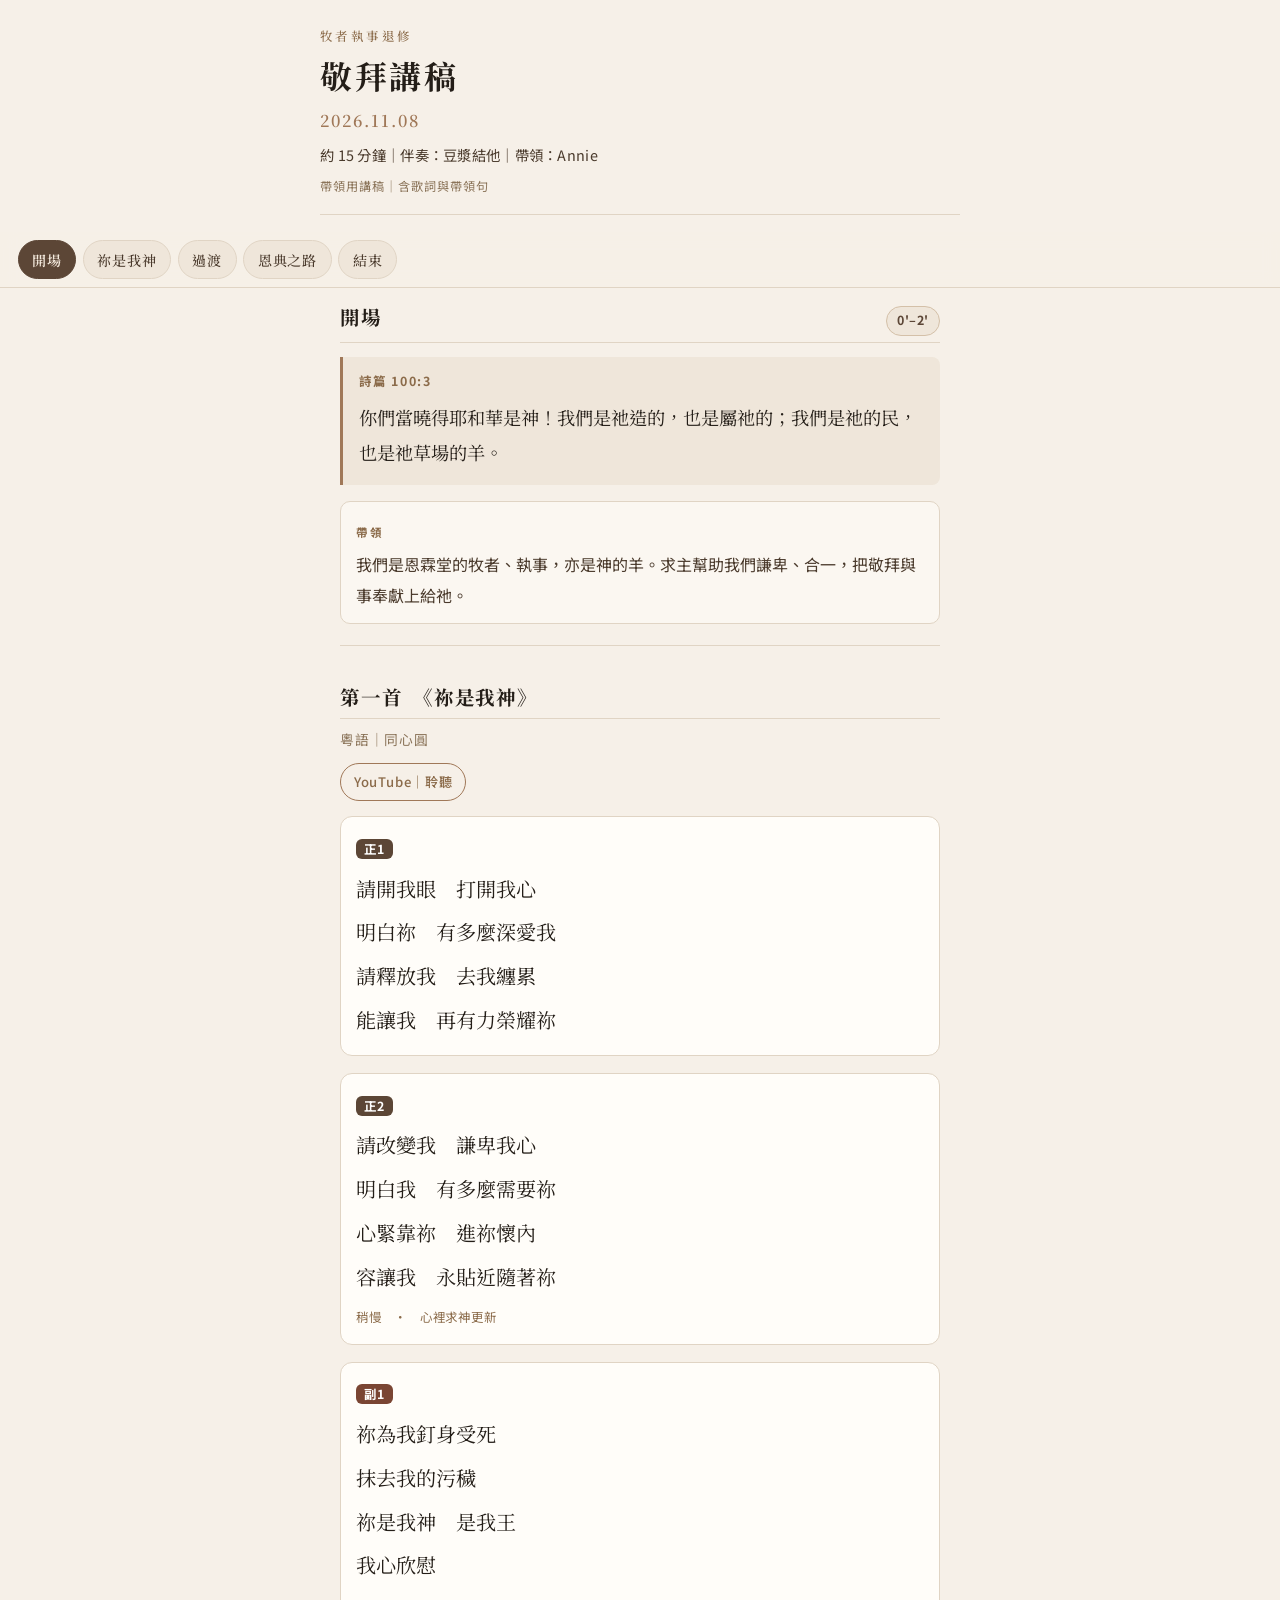
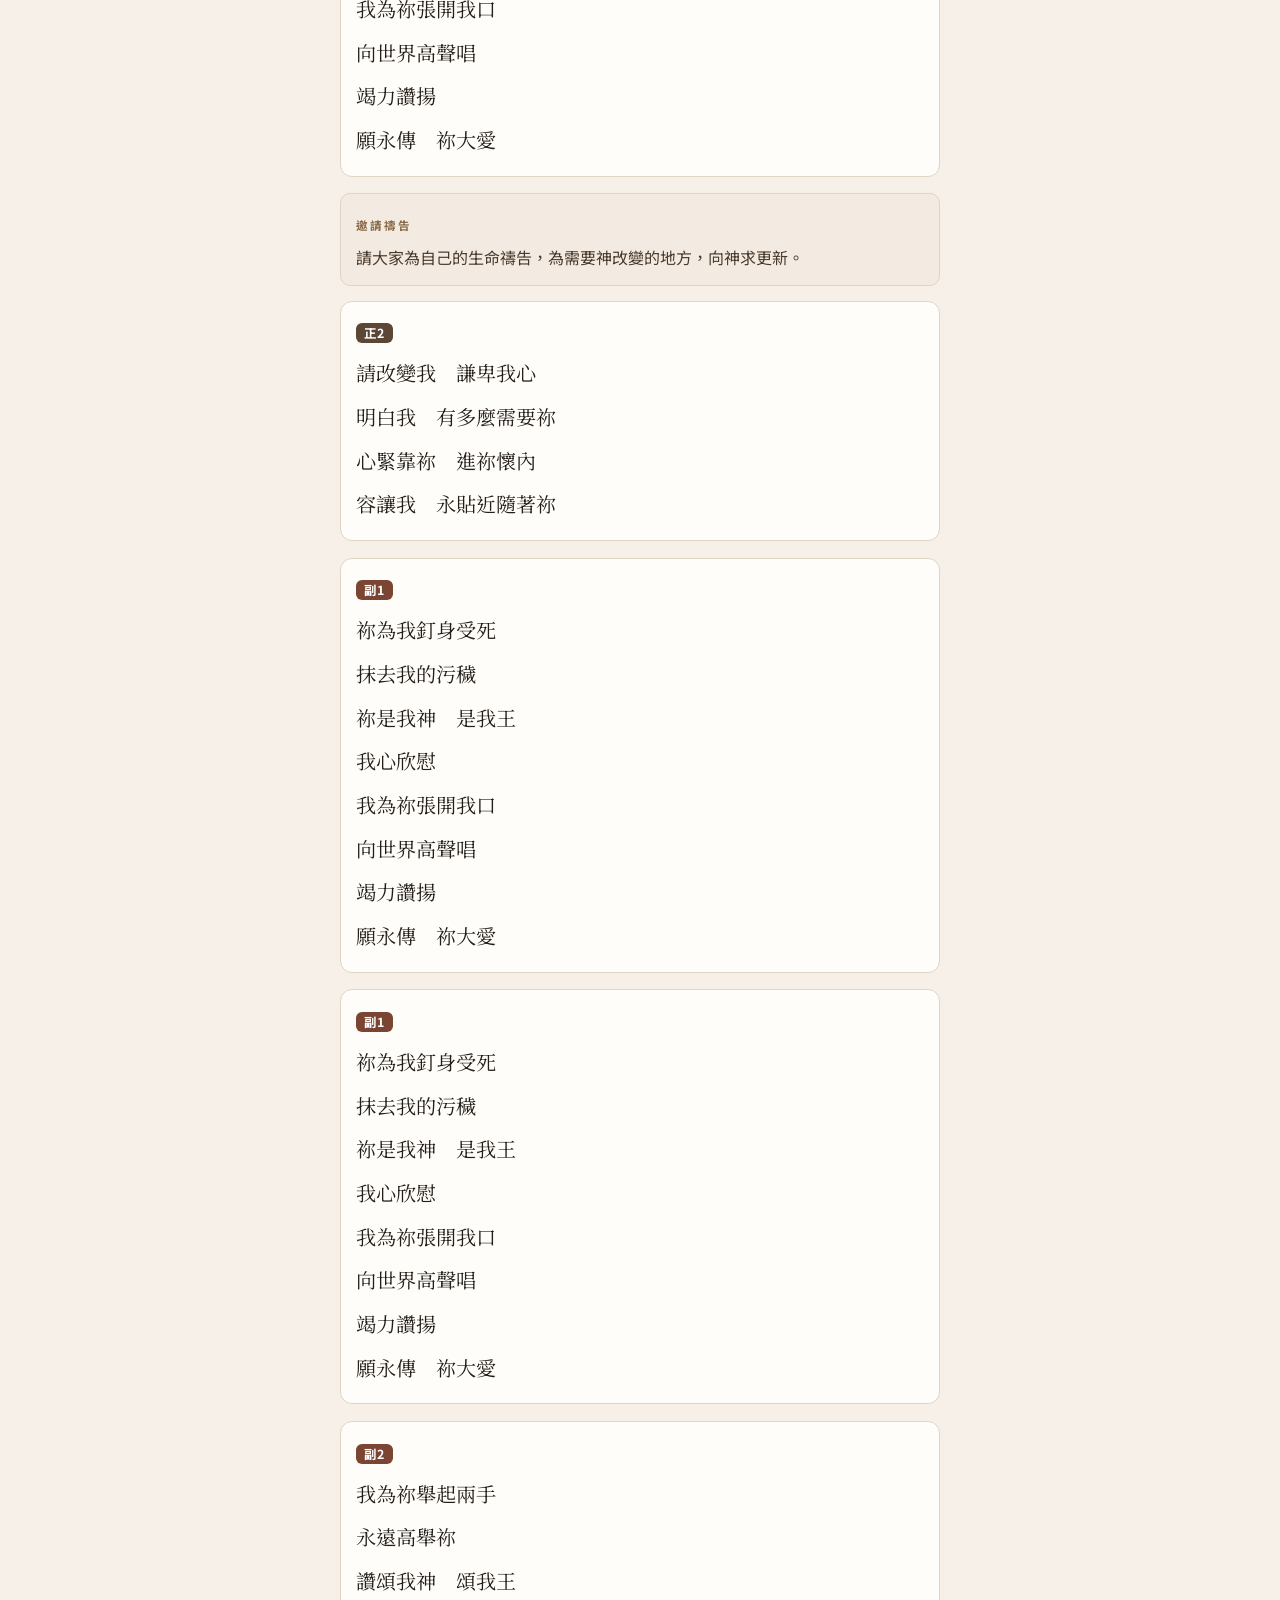
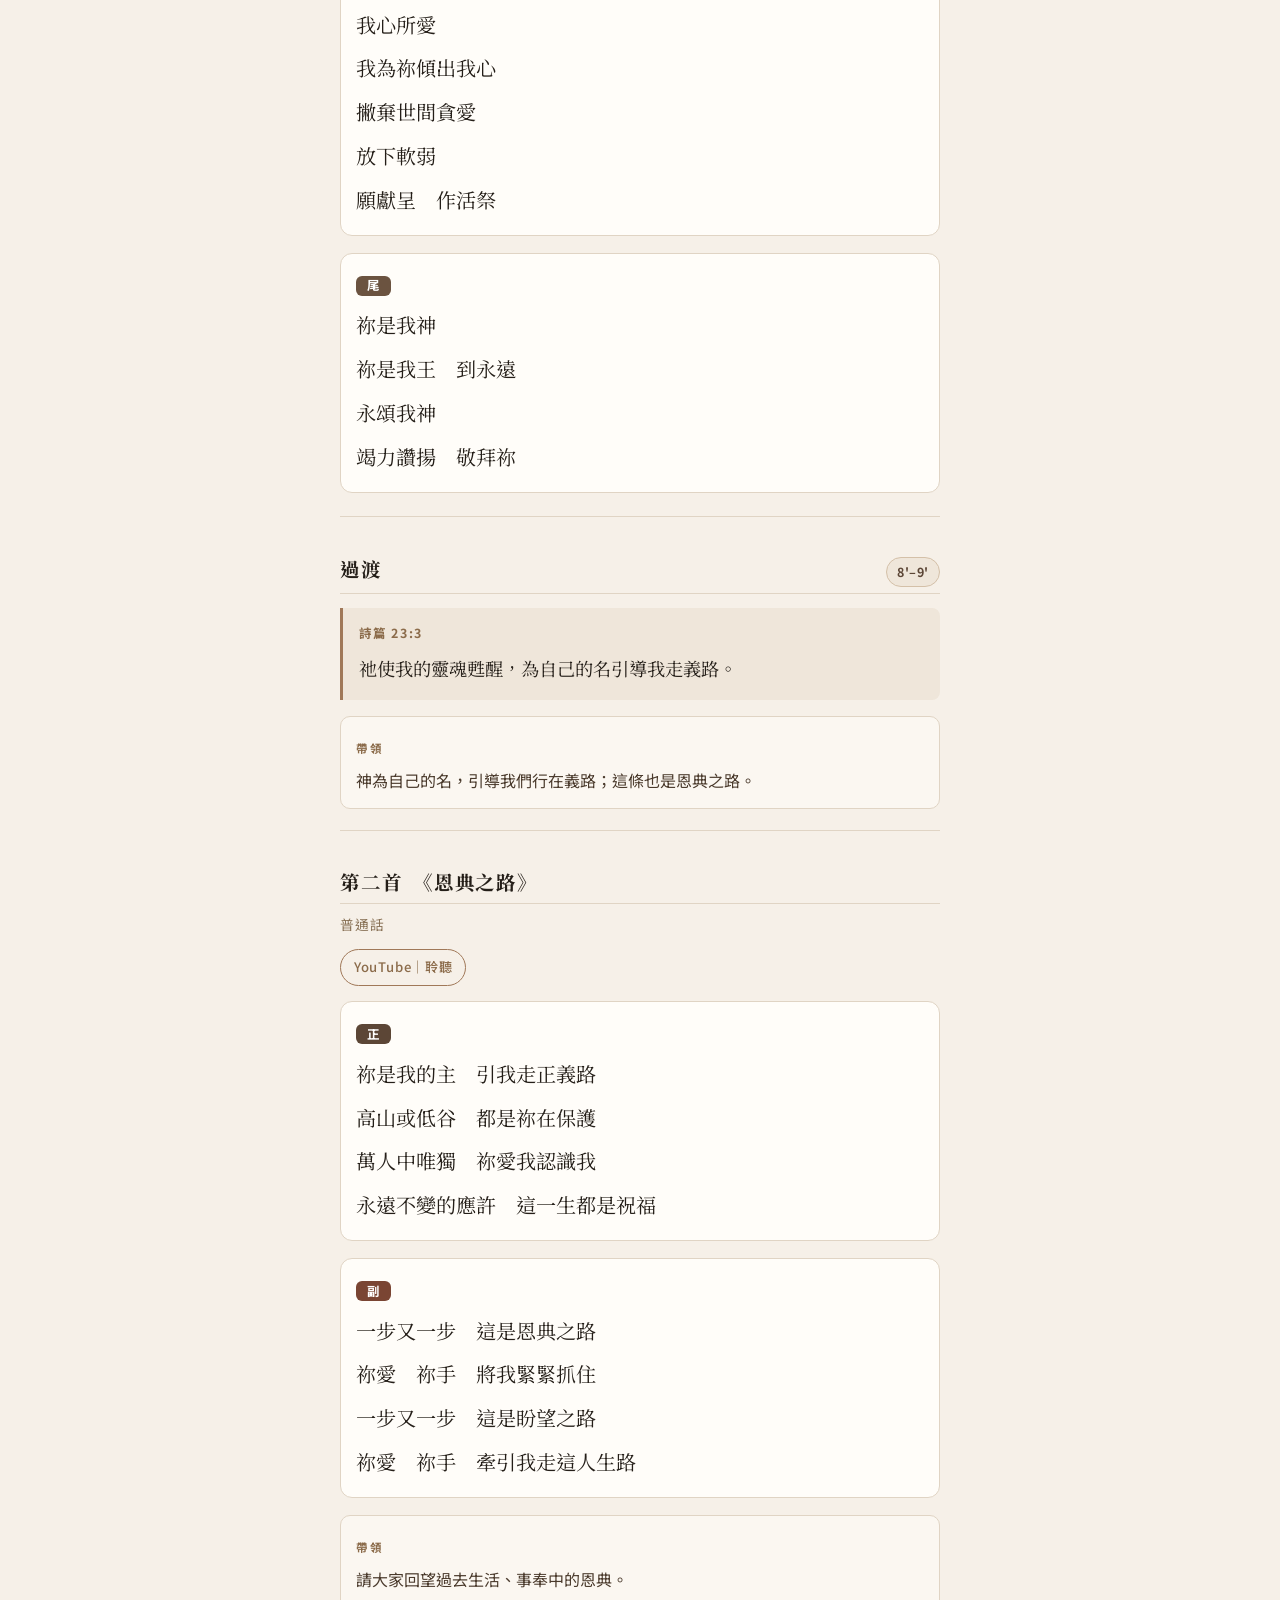
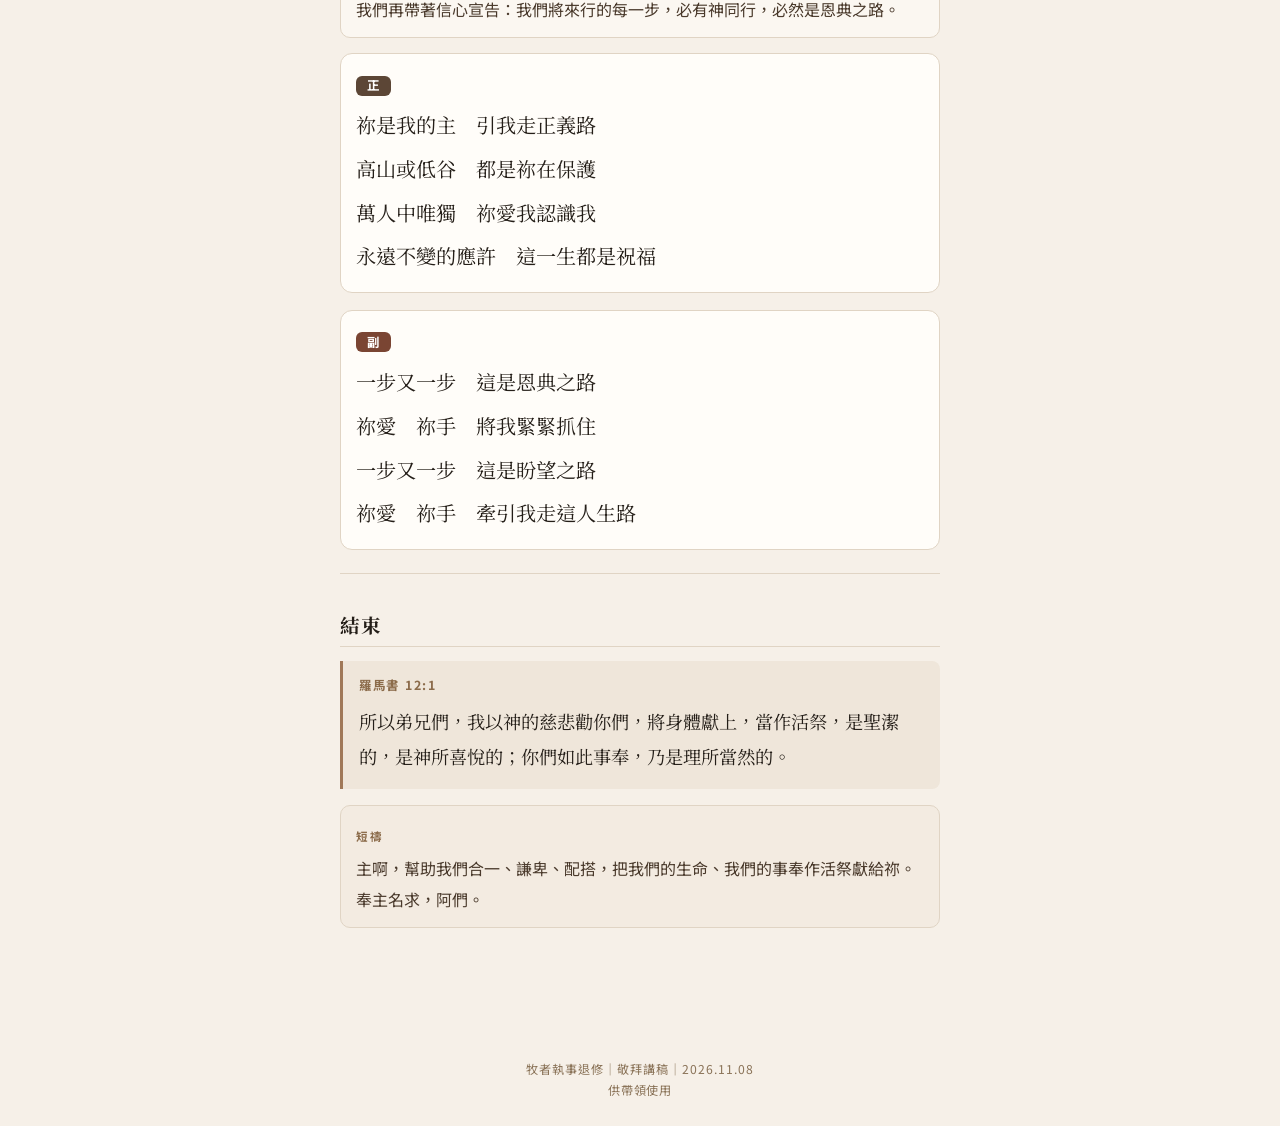
<file: index.html>
<!DOCTYPE html>
<html lang="zh-Hant">
<head>
  <meta charset="UTF-8" />
  <meta name="viewport" content="width=device-width, initial-scale=1, viewport-fit=cover" />
  <meta name="theme-color" content="#5c4636" />
  <meta name="apple-mobile-web-app-capable" content="yes" />
  <meta name="apple-mobile-web-app-status-bar-style" content="default" />
  <meta name="description" content="牧者執事退修｜敬拜講稿｜2026.11.08｜帶領：Annie" />
  <title>牧者執事退修｜敬拜講稿｜2026.11.08</title>
  <link rel="preconnect" href="https://fonts.googleapis.com" />
  <link rel="preconnect" href="https://fonts.gstatic.com" crossorigin />
  <link href="https://fonts.googleapis.com/css2?family=Noto+Sans+TC:wght@400;500;700&family=Noto+Serif+TC:wght@400;600;700&display=swap" rel="stylesheet" />
  <link rel="stylesheet" href="styles.css?v=20261108n" />
</head>
<body>
  <header class="app-header" id="top">
    <div class="header-inner">
      <p class="eyebrow">牧者執事退修</p>
      <h1 class="app-title">敬拜講稿</h1>
      <p class="app-date">2026.11.08</p>
      <p class="app-meta">約 15 分鐘｜伴奏：豆漿結他｜帶領：Annie</p>
      <p class="app-note">帶領用講稿｜含歌詞與帶領句</p>
    </div>
  </header>

  <nav class="nav-chips" id="nav" aria-label="快速導覽">
    <a href="#open">開場</a>
    <a href="#song1">祢是我神</a>
    <a href="#transit">過渡</a>
    <a href="#song2">恩典之路</a>
    <a href="#close">結束</a>
  </nav>

  <main>
    <!-- 開場 -->
    <section class="section" id="open">
      <div class="section-head">
        <h2 class="section-title">開場</h2>
        <span class="time-badge">0'–2'</span>
      </div>

      <blockquote class="scripture">
        <cite>詩篇 100:3</cite>
        <p>你們當曉得耶和華是神！我們是祂造的，也是屬祂的；我們是祂的民，也是祂草場的羊。</p>
      </blockquote>

      <div class="cue">
        <span class="cue-label">帶領</span>
        <p>我們是恩霖堂的牧者、執事，亦是神的羊。求主幫助我們謙卑、合一，把敬拜與事奉獻上給祂。</p>
      </div>

    </section>

    <!-- 第一首 -->
    <section class="section song-section" id="song1">
      <div class="section-head">
        <h2 class="section-title">第一首　《祢是我神》</h2>
      </div>
      <p class="song-meta">粵語｜同心圓</p>
      <p class="yt-link"><a href="https://www.youtube.com/watch?v=3ne_YTWSacU" target="_blank" rel="noopener noreferrer">YouTube｜聆聽</a></p>


      <article class="lyric-block" id="lyric-s1-z1">
        <span class="badge badge-zheng">正1</span>
        <div class="lyrics">
          <p>請開我眼　打開我心</p>
          <p>明白祢　有多麼深愛我</p>
          <p>請釋放我　去我纏累</p>
          <p>能讓我　再有力榮耀祢</p>
        </div>
      </article>

      <article class="lyric-block" id="lyric-s1-z2a">
        <span class="badge badge-zheng">正2</span>
        <div class="lyrics">
          <p>請改變我　謙卑我心</p>
          <p>明白我　有多麼需要祢</p>
          <p>心緊靠祢　進祢懷內</p>
          <p>容讓我　永貼近隨著祢</p>
        </div>
        <p class="lyric-hint">稍慢　·　心裡求神更新</p>
      </article>

      <article class="lyric-block" id="lyric-s1-f1a">
        <span class="badge badge-fu">副1</span>
        <div class="lyrics">
          <p>祢為我釘身受死</p>
          <p>抹去我的污穢</p>
          <p>祢是我神　是我王</p>
          <p>我心欣慰</p>
          <p>我為祢張開我口</p>
          <p>向世界高聲唱</p>
          <p>竭力讚揚</p>
          <p>願永傳　祢大愛</p>
        </div>
      </article>

      <div class="cue cue-pray">
        <span class="cue-label">邀請禱告</span>
        <p>請大家為自己的生命禱告，為需要神改變的地方，向神求更新。</p>
      </div>

      <article class="lyric-block" id="lyric-s1-z2b">
        <span class="badge badge-zheng">正2</span>
        <div class="lyrics">
          <p>請改變我　謙卑我心</p>
          <p>明白我　有多麼需要祢</p>
          <p>心緊靠祢　進祢懷內</p>
          <p>容讓我　永貼近隨著祢</p>
        </div>
      </article>

      <article class="lyric-block" id="lyric-s1-f1b">
        <span class="badge badge-fu">副1</span>
        <div class="lyrics">
          <p>祢為我釘身受死</p>
          <p>抹去我的污穢</p>
          <p>祢是我神　是我王</p>
          <p>我心欣慰</p>
          <p>我為祢張開我口</p>
          <p>向世界高聲唱</p>
          <p>竭力讚揚</p>
          <p>願永傳　祢大愛</p>
        </div>
      </article>

      <article class="lyric-block" id="lyric-s1-f1c">
        <span class="badge badge-fu">副1</span>
        <div class="lyrics">
          <p>祢為我釘身受死</p>
          <p>抹去我的污穢</p>
          <p>祢是我神　是我王</p>
          <p>我心欣慰</p>
          <p>我為祢張開我口</p>
          <p>向世界高聲唱</p>
          <p>竭力讚揚</p>
          <p>願永傳　祢大愛</p>
        </div>
      </article>

      <article class="lyric-block" id="lyric-s1-f2a">
        <span class="badge badge-fu">副2</span>
        <div class="lyrics">
          <p>我為祢舉起兩手</p>
          <p>永遠高舉祢</p>
          <p>讚頌我神　頌我王</p>
          <p>我心所愛</p>
          <p>我為祢傾出我心</p>
          <p>撇棄世間貪愛</p>
          <p>放下軟弱</p>
          <p>願獻呈　作活祭</p>
        </div>
      </article>

      <article class="lyric-block" id="lyric-s1-end">
        <span class="badge badge-end">尾</span>
        <div class="lyrics">
          <p>祢是我神</p>
          <p>祢是我王　到永遠</p>
          <p>永頌我神</p>
          <p>竭力讚揚　敬拜祢</p>
        </div>
      </article>
    </section>

    <!-- 過渡 -->
    <section class="section" id="transit">
      <div class="section-head">
        <h2 class="section-title">過渡</h2>
        <span class="time-badge">8'–9'</span>
      </div>

      <blockquote class="scripture">
        <cite>詩篇 23:3</cite>
        <p>祂使我的靈魂甦醒，為自己的名引導我走義路。</p>
      </blockquote>

      <div class="cue">
        <span class="cue-label">帶領</span>
        <p>神為自己的名，引導我們行在義路；這條也是恩典之路。</p>
      </div>
    </section>

    <!-- 第二首 -->
    <section class="section song-section" id="song2">
      <div class="section-head">
        <h2 class="section-title">第二首　《恩典之路》</h2>
      </div>
      <p class="song-meta">普通話</p>
      <p class="yt-link"><a href="https://www.youtube.com/watch?v=YaJ5gof0YNQ" target="_blank" rel="noopener noreferrer">YouTube｜聆聽</a></p>


      <article class="lyric-block" id="lyric-s2-za">
        <span class="badge badge-zheng">正</span>
        <div class="lyrics">
          <p>祢是我的主　引我走正義路</p>
          <p>高山或低谷　都是祢在保護</p>
          <p>萬人中唯獨　祢愛我認識我</p>
          <p>永遠不變的應許　這一生都是祝福</p>
        </div>
      </article>

      <article class="lyric-block" id="lyric-s2-fa">
        <span class="badge badge-fu">副</span>
        <div class="lyrics">
          <p>一步又一步　這是恩典之路</p>
          <p>祢愛　祢手　將我緊緊抓住</p>
          <p>一步又一步　這是盼望之路</p>
          <p>祢愛　祢手　牽引我走這人生路</p>
        </div>
      </article>

      <div class="cue">
        <span class="cue-label">帶領</span>
        <p>請大家回望過去生活、事奉中的恩典。</p>
        <p>我們再帶著信心宣告：我們將來行的每一步，必有神同行，必然是恩典之路。</p>
      </div>

      <article class="lyric-block" id="lyric-s2-zb">
        <span class="badge badge-zheng">正</span>
        <div class="lyrics">
          <p>祢是我的主　引我走正義路</p>
          <p>高山或低谷　都是祢在保護</p>
          <p>萬人中唯獨　祢愛我認識我</p>
          <p>永遠不變的應許　這一生都是祝福</p>
        </div>
      </article>

      <article class="lyric-block" id="lyric-s2-fb">
        <span class="badge badge-fu">副</span>
        <div class="lyrics">
          <p>一步又一步　這是恩典之路</p>
          <p>祢愛　祢手　將我緊緊抓住</p>
          <p>一步又一步　這是盼望之路</p>
          <p>祢愛　祢手　牽引我走這人生路</p>
        </div>
      </article>
    </section>

    <!-- 結束 -->
    <section class="section" id="close">
      <div class="section-head">
        <h2 class="section-title">結束</h2>
      </div>

      <blockquote class="scripture">
        <cite>羅馬書 12:1</cite>
        <p>所以弟兄們，我以神的慈悲勸你們，將身體獻上，當作活祭，是聖潔的，是神所喜悅的；你們如此事奉，乃是理所當然的。</p>
      </blockquote>

      <div class="cue cue-pray">
        <span class="cue-label">短禱</span>
        <p>主啊，幫助我們合一、謙卑、配搭，把我們的生命、我們的事奉作活祭獻給祢。奉主名求，阿們。</p>
      </div>
    </section>
  </main>

  <footer class="app-footer">
    <p>牧者執事退修｜敬拜講稿｜2026.11.08</p>
    <p>供帶領使用</p>
  </footer>

  <script src="app.js?v=20261108n"></script>
</body>
</html>
</file>
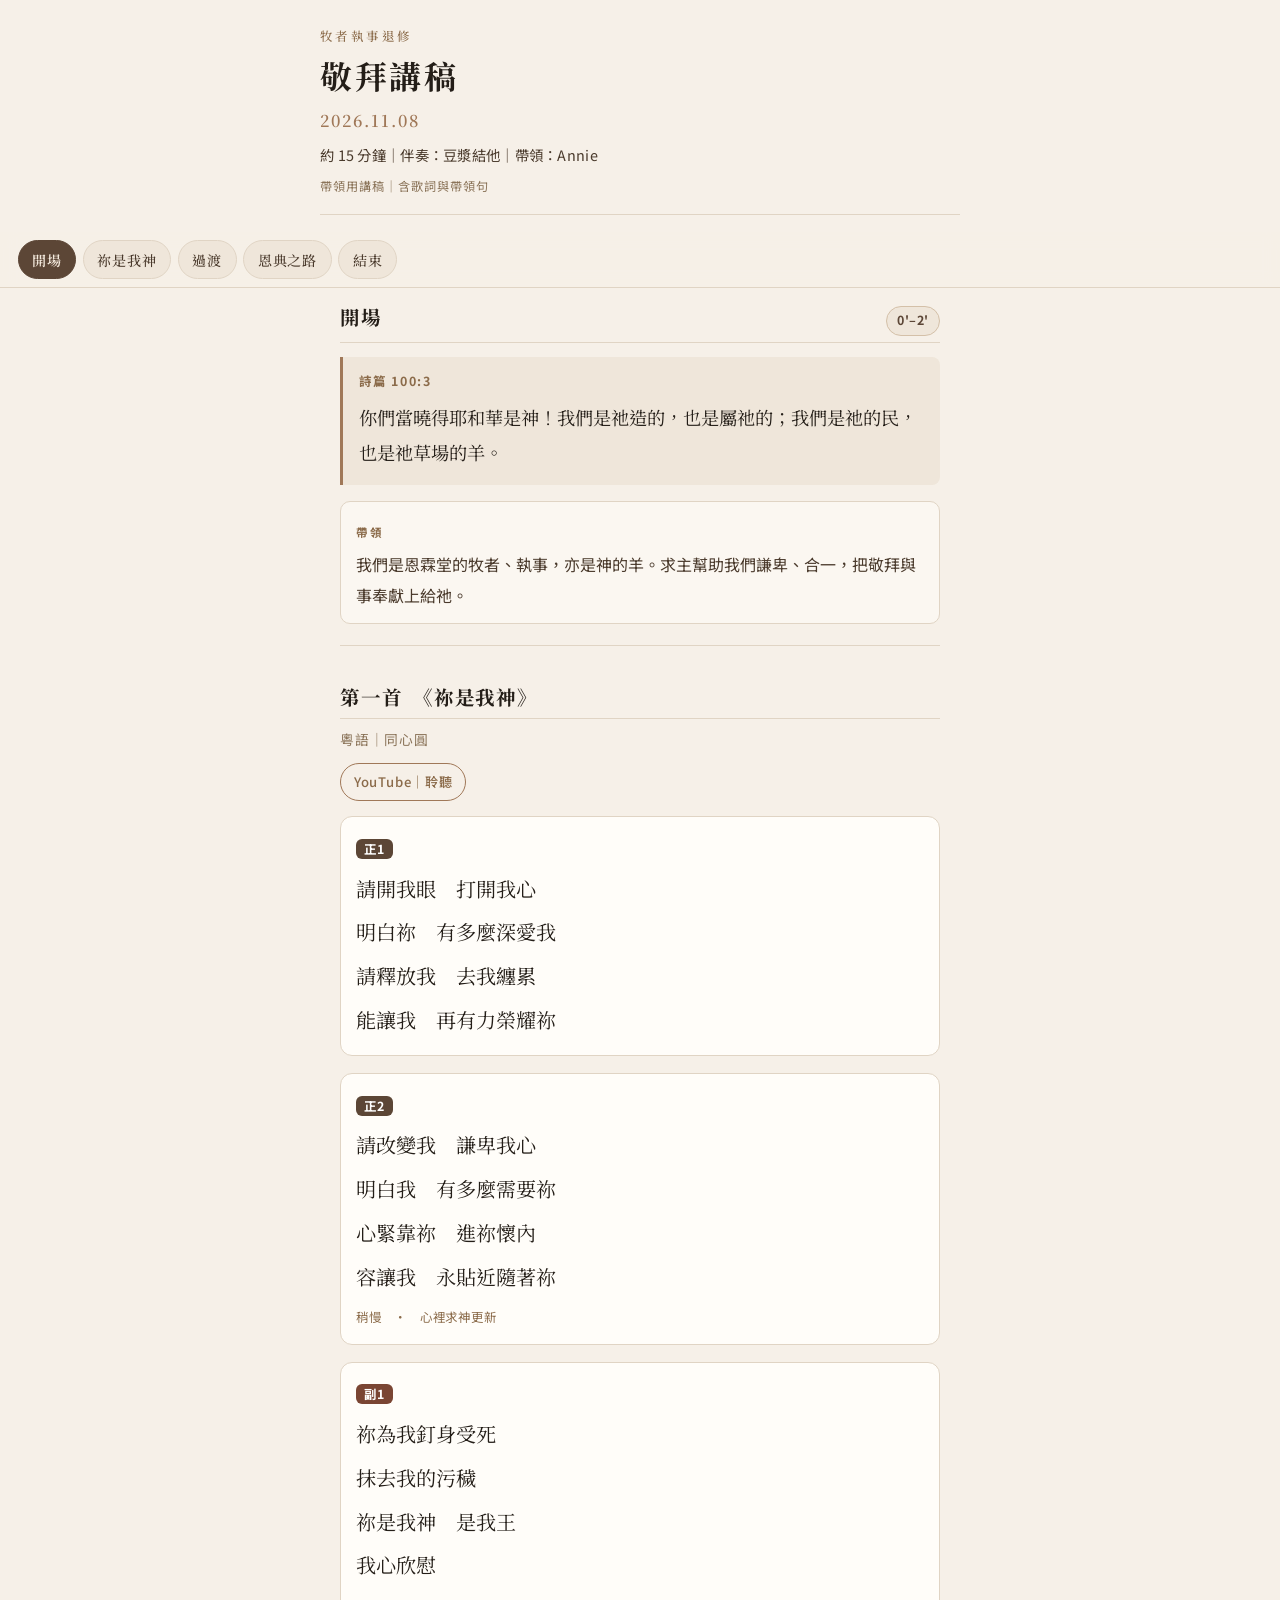
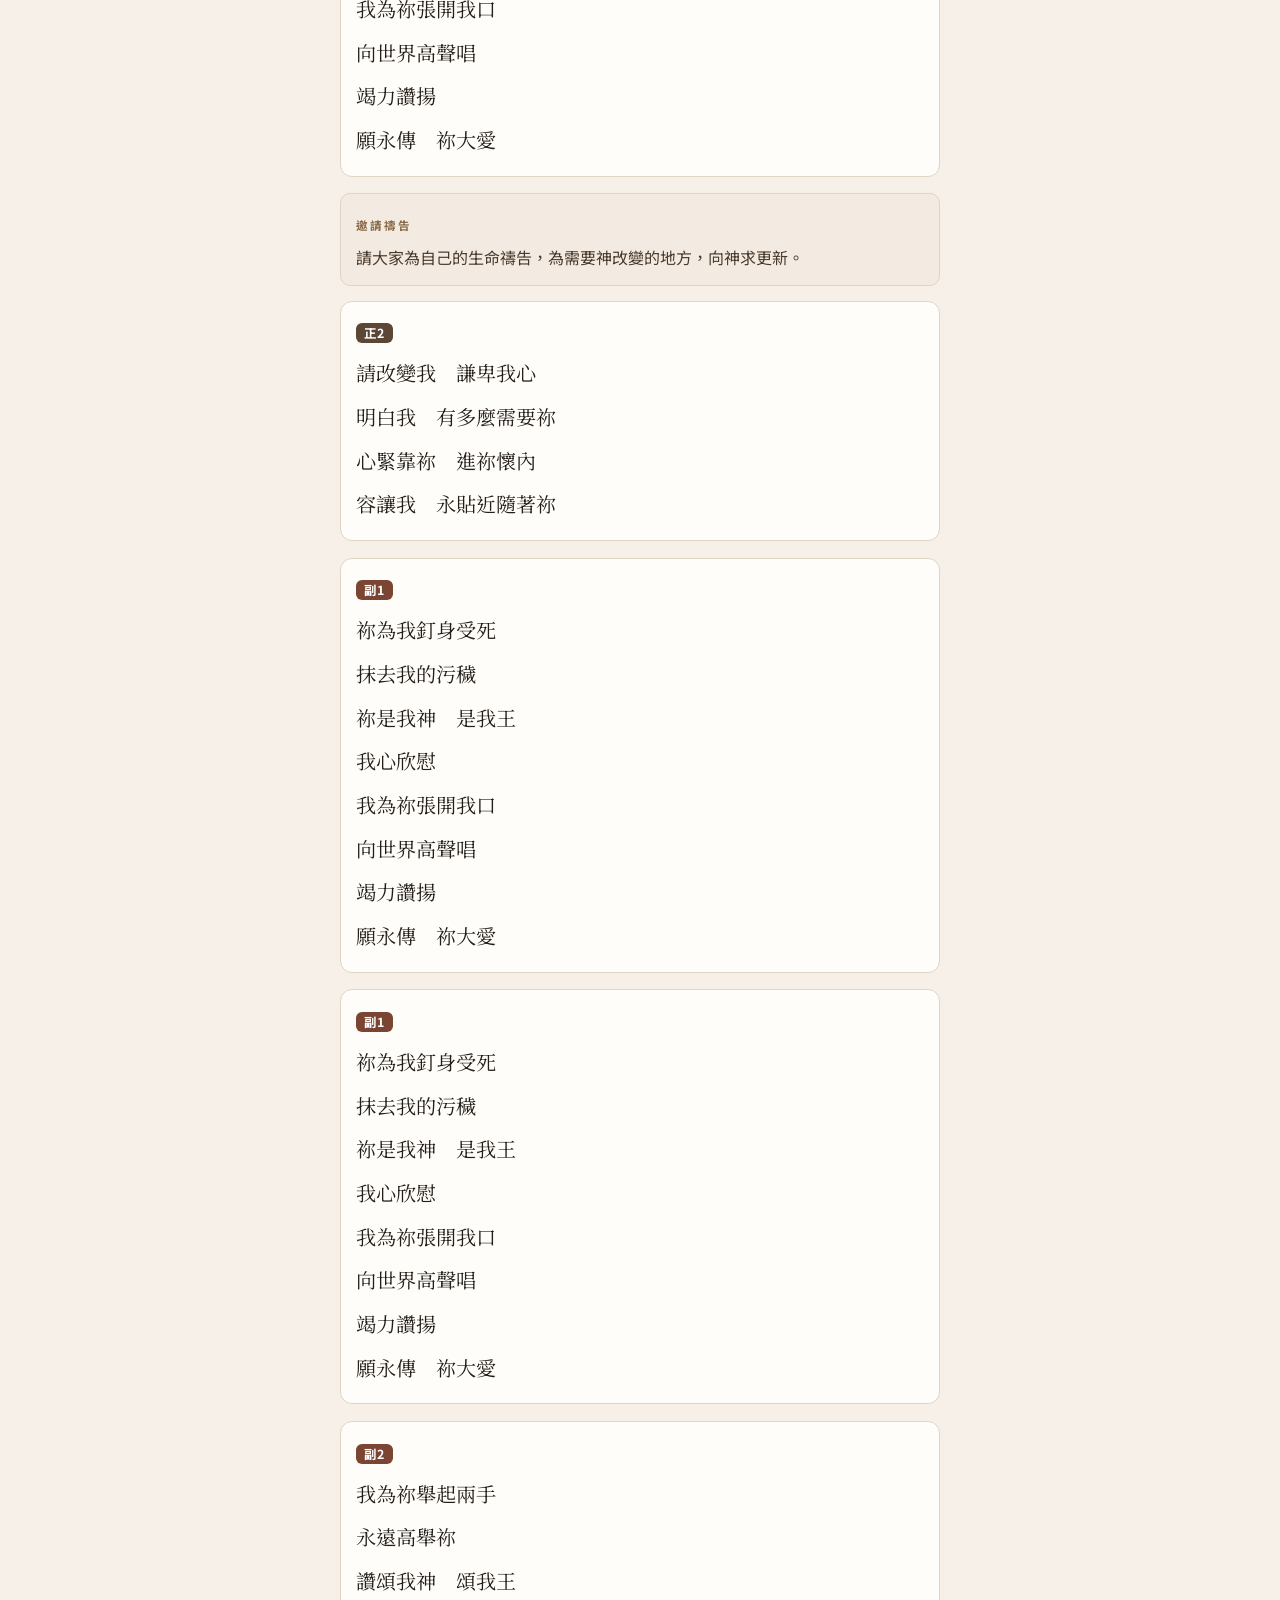
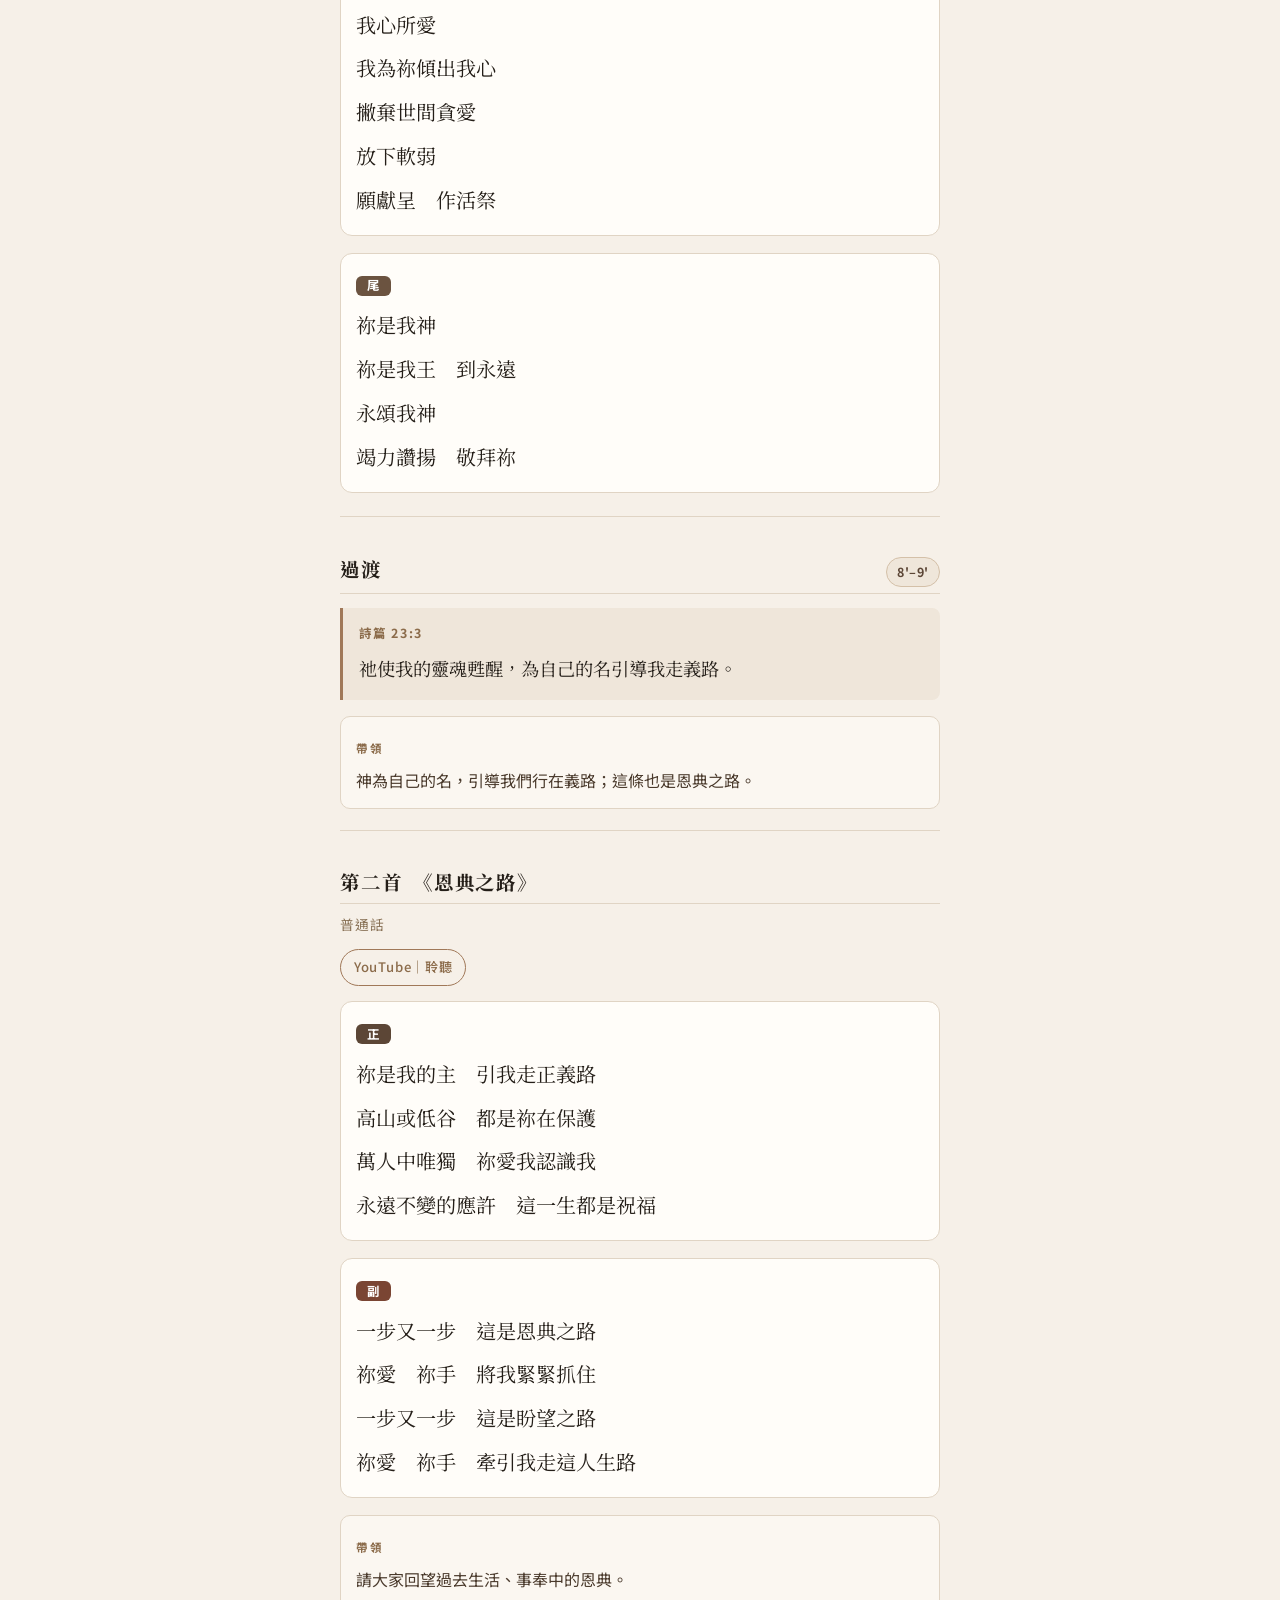
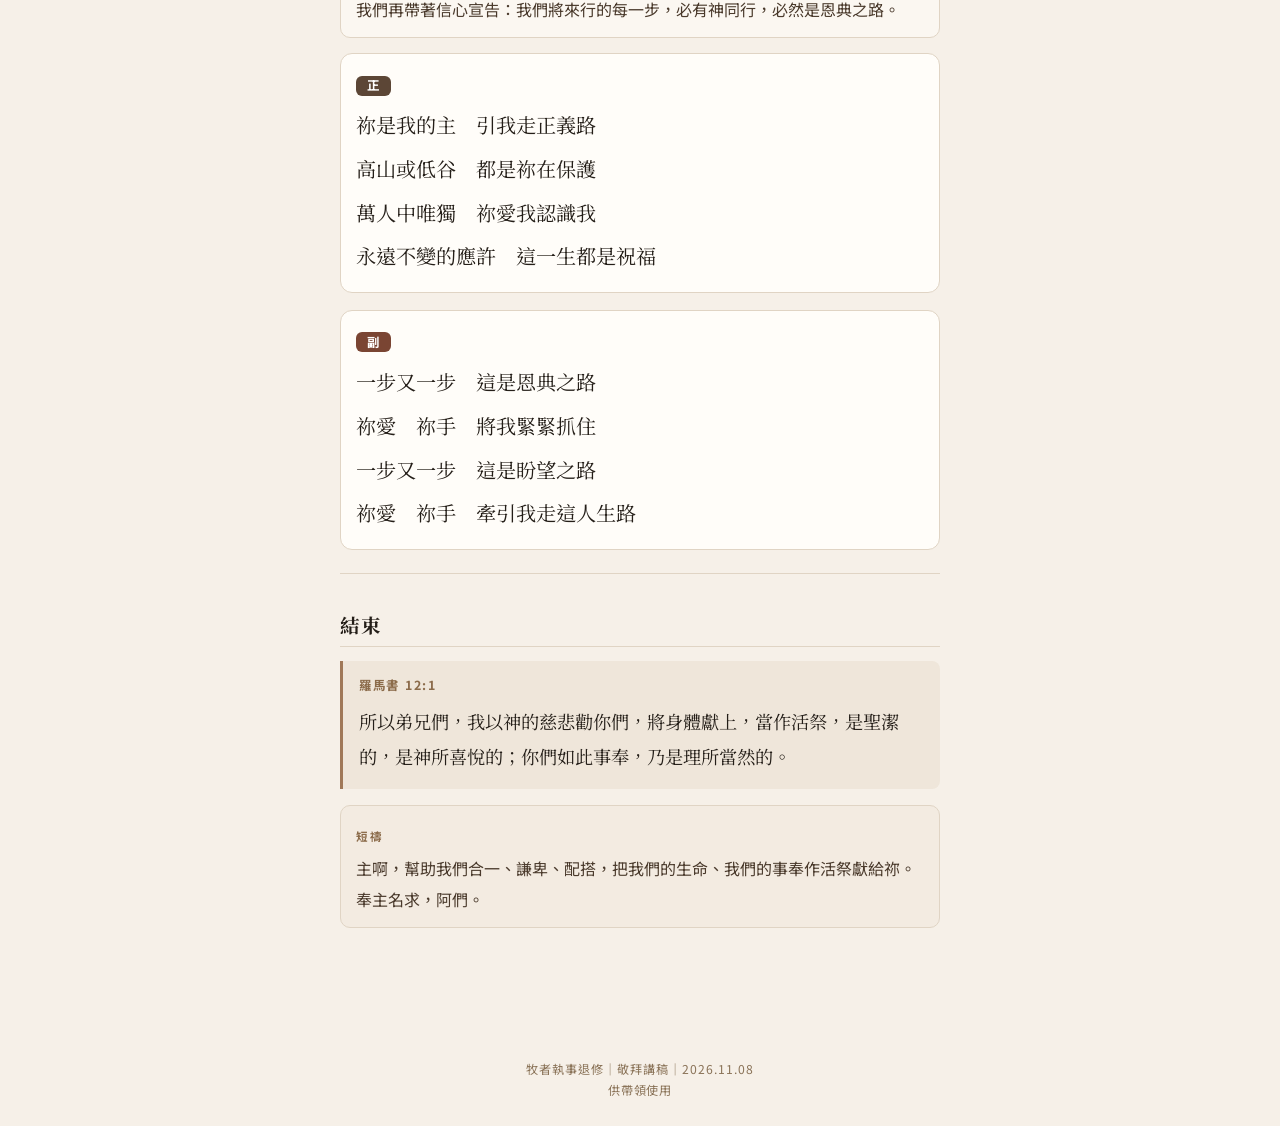
<file: all.html>
<!DOCTYPE html>
<html lang="zh-Hant">
<head>
  <meta charset="UTF-8" />
  <meta name="viewport" content="width=device-width, initial-scale=1, viewport-fit=cover" />
  <meta name="theme-color" content="#5c4636" />
  <meta name="apple-mobile-web-app-capable" content="yes" />
  <meta name="apple-mobile-web-app-status-bar-style" content="default" />
  <meta name="description" content="牧者執事退修｜敬拜講稿｜2026.11.08｜帶領：Annie" />
  <title>牧者執事退修｜敬拜講稿｜2026.11.08</title>
  <link rel="preconnect" href="https://fonts.googleapis.com" />
  <link rel="preconnect" href="https://fonts.gstatic.com" crossorigin />
  <link href="https://fonts.googleapis.com/css2?family=Noto+Sans+TC:wght@400;500;700&family=Noto+Serif+TC:wght@400;600;700&display=swap" rel="stylesheet" />
  <style>
/* 牧者執事退修｜敬拜講稿｜2026.11.08｜帶領用手機講稿 */
:root {
  --paper: #F6F0E8;
  --paper-soft: #efe6da;
  --ink: #241e18;
  --ink-soft: #4a3a2c;
  --muted: #8a7358;
  --spine: #5c4636;
  --spine-text: #f3e9dc;
  --accent: #a07858;
  --accent-deep: #8b6b4a;
  --fu: #7a4533;
  --end: #6b5340;
  --rule: #e0d4c4;
  --line: #d4c0a8;
  --now: #d9c4a0;
  --serif: "Noto Serif TC", "Songti TC", "PMingLiU", "MingLiU", "Source Han Serif TC", serif;
  --sans: "Noto Sans TC", "PingFang TC", "Microsoft JhengHei", "Helvetica Neue", sans-serif;
  --safe-top: env(safe-area-inset-top, 0px);
  --safe-bottom: env(safe-area-inset-bottom, 0px);
  --nav-h: 3.6rem;
}

*, *::before, *::after { box-sizing: border-box; }

html {
  scroll-behavior: smooth;
  -webkit-text-size-adjust: 100%;
  scroll-padding-top: calc(var(--nav-h) + 0.85rem + var(--safe-top));
}

body {
  margin: 0;
  overflow-x: hidden;
  background: var(--paper);
  color: var(--ink);
  font-family: var(--sans);
  font-size: 17px;
  line-height: 1.85;
  min-height: 100dvh;
}

a { color: var(--accent-deep); }

/* —— Header —— */
.app-header {
  padding: calc(1.55rem + var(--safe-top)) 1.25rem 1.05rem;
}
.header-inner {
  max-width: 640px;
  margin: 0 auto;
  padding-bottom: 1.05rem;
  border-bottom: 1px solid var(--rule);
}
.eyebrow {
  margin: 0 0 0.4rem;
  font-family: var(--serif);
  font-size: 0.78rem;
  font-weight: 500;
  letter-spacing: 0.28em;
  color: var(--accent-deep);
}
.app-title {
  margin: 0;
  font-family: var(--serif);
  font-weight: 700;
  font-size: 1.85rem;
  line-height: 1.35;
  letter-spacing: 0.08em;
  color: var(--ink);
}
.app-date {
  margin: 0.45rem 0 0;
  font-family: var(--serif);
  font-size: 1.02rem;
  font-weight: 600;
  letter-spacing: 0.12em;
  color: var(--accent);
}
.app-meta {
  margin: 0.45rem 0 0;
  font-size: 0.9rem;
  color: var(--ink-soft);
  letter-spacing: 0.02em;
}
.app-note {
  margin: 0.4rem 0 0;
  font-size: 0.76rem;
  color: var(--muted);
  letter-spacing: 0.08em;
}

/* —— Sticky nav —— */
.nav-chips {
  position: sticky;
  top: 0;
  z-index: 70;
  display: flex;
  flex-wrap: nowrap;
  gap: 0.4rem;
  margin: 0;
  padding: 0.5rem 1.1rem;
  padding-top: calc(0.5rem + var(--safe-top));
  overflow-x: auto;
  -webkit-overflow-scrolling: touch;
  scrollbar-width: none;
  background: rgba(246, 240, 232, 0.96);
  border-bottom: 1px solid var(--rule);
  backdrop-filter: blur(8px);
  -webkit-backdrop-filter: blur(8px);
}
.nav-chips::-webkit-scrollbar { display: none; }
.nav-chips a {
  flex: 0 0 auto;
  display: inline-flex;
  align-items: center;
  min-height: 2.4rem;
  padding: 0.35rem 0.85rem;
  text-decoration: none;
  font-family: var(--serif);
  font-size: 0.88rem;
  font-weight: 500;
  letter-spacing: 0.06em;
  color: var(--ink-soft);
  background: var(--paper-soft);
  border: 1px solid var(--rule);
  border-radius: 999px;
  white-space: nowrap;
  -webkit-tap-highlight-color: transparent;
}
.nav-chips a.active {
  color: var(--spine-text);
  font-weight: 600;
  background: var(--spine);
  border-color: var(--spine);
}
.nav-chips a:focus-visible {
  outline: 2px solid var(--accent-deep);
  outline-offset: 2px;
}

/* —— Page body —— */
main {
  max-width: 640px;
  margin: 0 auto;
  padding: 1rem 1.25rem calc(4.5rem + var(--safe-bottom));
}

.section {
  scroll-margin-top: calc(var(--nav-h) + 0.85rem + var(--safe-top));
  margin: 0 0 2.4rem;
  padding-bottom: 0.4rem;
  border-bottom: 1px solid var(--rule);
}
.section:last-of-type { border-bottom: none; }

.section-head {
  display: flex;
  align-items: baseline;
  justify-content: space-between;
  gap: 0.75rem;
  margin: 0 0 0.85rem;
  padding-bottom: 0.4rem;
  border-bottom: 1px solid var(--rule);
}
.section-title {
  margin: 0;
  font-family: var(--serif);
  font-size: 1.22rem;
  font-weight: 700;
  letter-spacing: 0.04em;
  color: var(--ink);
  line-height: 1.4;
}
.time-badge {
  flex: 0 0 auto;
  font-size: 0.78rem;
  font-weight: 700;
  letter-spacing: 0.04em;
  color: var(--spine);
  background: var(--paper-soft);
  border: 1px solid var(--line);
  border-radius: 999px;
  padding: 0.15rem 0.65rem;
}

.song-meta {
  margin: -0.35rem 0 0.7rem;
  font-size: 0.86rem;
  color: var(--muted);
  letter-spacing: 0.06em;
}

/* —— Scripture —— */
.scripture {
  margin: 0 0 1rem;
  padding: 0.85rem 1rem;
  background: var(--paper-soft);
  border-left: 3px solid var(--accent);
  border-radius: 0 8px 8px 0;
}
.scripture cite {
  display: block;
  margin: 0 0 0.4rem;
  font-style: normal;
  font-family: var(--sans);
  font-size: 0.78rem;
  font-weight: 700;
  letter-spacing: 0.14em;
  color: var(--accent-deep);
}
.scripture p {
  margin: 0;
  font-family: var(--serif);
  font-size: 1.08rem;
  line-height: 1.95;
  color: var(--ink);
}

/* —— Host cues —— */
.cue {
  margin: 0 0 0.9rem;
  padding: 0.8rem 0.95rem;
  background: #fbf7f1;
  border: 1px solid var(--rule);
  border-radius: 10px;
}
.cue-pray {
  background: #f3ebe1;
}
.cue-label {
  display: inline-block;
  margin: 0 0 0.35rem;
  font-size: 0.72rem;
  font-weight: 700;
  letter-spacing: 0.16em;
  color: var(--accent-deep);
}
.cue p {
  margin: 0;
  font-size: 1rem;
  line-height: 1.9;
  color: var(--ink-soft);
}

/* —— Sing-order checklist —— */
.order-box {
  margin: 0 0 1.25rem;
  padding: 0.85rem 0.9rem 0.75rem;
  background: var(--paper-soft);
  border: 1px solid var(--line);
  border-radius: 12px;
}
.order-head {
  display: flex;
  align-items: center;
  justify-content: space-between;
  gap: 0.75rem;
  margin-bottom: 0.55rem;
}
.order-title {
  margin: 0;
  font-size: 0.78rem;
  font-weight: 700;
  letter-spacing: 0.18em;
  color: var(--accent-deep);
}
.order-reset {
  appearance: none;
  border: 0;
  background: transparent;
  padding: 0.15rem 0.2rem;
  font-family: inherit;
  font-size: 0.76rem;
  color: var(--muted);
  letter-spacing: 0.06em;
  cursor: pointer;
}
.order-reset:focus-visible {
  outline: 2px solid var(--accent-deep);
  outline-offset: 2px;
}
.order-list {
  list-style: none;
  display: flex;
  flex-wrap: wrap;
  align-items: center;
  gap: 0.35rem 0.25rem;
  margin: 0;
  padding: 0;
}
.order-arrow {
  color: var(--muted);
  font-size: 0.85rem;
  padding: 0 0.05rem;
  user-select: none;
}
.order-step {
  display: inline-flex;
  align-items: center;
  gap: 0.28rem;
  min-height: 2.35rem;
  padding: 0.2rem 0.4rem 0.2rem 0.3rem;
  border: 1px dashed var(--line);
  border-radius: 999px;
  background: var(--paper);
  font-family: inherit;
  cursor: pointer;
  -webkit-tap-highlight-color: transparent;
}
.order-step.is-now {
  border-style: solid;
  border-color: var(--spine);
  background: var(--now);
  box-shadow: 0 0 0 2px rgba(92, 70, 54, 0.12);
}
.order-step.is-done {
  opacity: 0.55;
  border-style: solid;
  border-color: var(--rule);
  background: transparent;
}
.order-step.is-done .badge { text-decoration: line-through; }
.step-mark {
  width: 0.95rem;
  height: 0.95rem;
  border: 1.5px solid var(--accent-deep);
  border-radius: 3px;
  background: var(--paper);
  flex: 0 0 auto;
  position: relative;
}
.order-step.is-done .step-mark {
  background: var(--spine);
  border-color: var(--spine);
}
.order-step.is-done .step-mark::after {
  content: "";
  position: absolute;
  left: 0.22rem;
  top: 0.02rem;
  width: 0.28rem;
  height: 0.5rem;
  border: solid var(--spine-text);
  border-width: 0 1.6px 1.6px 0;
  transform: rotate(45deg);
}
.step-count {
  font-size: 0.72rem;
  font-weight: 700;
  color: var(--ink-soft);
  letter-spacing: 0.02em;
}
.order-note {
  margin: 0.55rem 0 0;
  font-size: 0.82rem;
  line-height: 1.7;
  color: var(--ink-soft);
}

/* —— Badges 正／副／尾 —— */
.badge {
  display: inline-flex;
  align-items: center;
  justify-content: center;
  min-width: 2.15rem;
  padding: 0.12rem 0.48rem;
  border-radius: 6px;
  font-family: var(--sans);
  font-size: 0.78rem;
  font-weight: 700;
  letter-spacing: 0.08em;
  line-height: 1.3;
  color: #fff;
}
.badge-zheng { background: var(--spine); }
.badge-fu { background: var(--fu); }
.badge-end { background: var(--end); }

/* —— Lyrics —— */
.lyric-block {
  margin: 0 0 1.05rem;
  padding: 0.85rem 0.95rem 0.95rem;
  background: #fffdf9;
  border: 1px solid var(--rule);
  border-radius: 12px;
}
.lyric-block.is-now {
  border-color: var(--spine);
  box-shadow: 0 0 0 2px rgba(92, 70, 54, 0.1);
  background: #fffaf2;
}
.lyric-block .badge { margin-bottom: 0.55rem; }
.lyrics {
  font-family: var(--serif);
  font-size: 1.18rem;
  line-height: 2.05;
  color: var(--ink);
}
.lyrics p { margin: 0 0 0.15rem; }
.lyrics p:last-child { margin-bottom: 0; }
.lyric-hint {
  margin: 0.55rem 0 0;
  font-size: 0.78rem;
  color: var(--accent-deep);
  letter-spacing: 0.06em;
}

/* —— YouTube —— */
.yt-link { margin: 0 0 0.95rem; }
.yt-link a {
  display: inline-block;
  text-decoration: none;
  font-size: 0.82rem;
  font-weight: 500;
  letter-spacing: 0.06em;
  color: var(--accent-deep);
  padding: 0.35rem 0.8rem;
  border: 1px solid var(--accent);
  border-radius: 999px;
  -webkit-tap-highlight-color: transparent;
}
.yt-link a:hover,
.yt-link a:focus-visible {
  color: var(--spine-text);
  background: var(--accent);
  border-color: var(--accent);
  outline: none;
}

/* —— Footer —— */
.app-footer {
  max-width: 640px;
  margin: 0 auto;
  padding: 0 1.25rem calc(1.6rem + var(--safe-bottom));
  text-align: center;
  color: var(--muted);
  font-size: 0.76rem;
  letter-spacing: 0.08em;
  line-height: 1.7;
}
.app-footer p { margin: 0; }

@media (min-width: 420px) {
  .app-title { font-size: 2rem; }
  .lyrics { font-size: 1.26rem; }
  .scripture p { font-size: 1.14rem; }
}

</style>
</head>
<body>
  <header class="app-header" id="top">
    <div class="header-inner">
      <p class="eyebrow">牧者執事退修</p>
      <h1 class="app-title">敬拜講稿</h1>
      <p class="app-date">2026.11.08</p>
      <p class="app-meta">約 15 分鐘｜伴奏：豆漿結他｜帶領：Annie</p>
      <p class="app-note">帶領用講稿｜含歌詞與帶領句</p>
    </div>
  </header>

  <nav class="nav-chips" id="nav" aria-label="快速導覽">
    <a href="#open">開場</a>
    <a href="#song1">祢是我神</a>
    <a href="#transit">過渡</a>
    <a href="#song2">恩典之路</a>
    <a href="#close">結束</a>
  </nav>

  <main>
    <!-- 開場 -->
    <section class="section" id="open">
      <div class="section-head">
        <h2 class="section-title">開場</h2>
        <span class="time-badge">0'–2'</span>
      </div>

      <blockquote class="scripture">
        <cite>詩篇 100:3</cite>
        <p>你們當曉得耶和華是神！我們是祂造的，也是屬祂的；我們是祂的民，也是祂草場的羊。</p>
      </blockquote>

      <div class="cue">
        <span class="cue-label">帶領</span>
        <p>我們是恩霖堂的牧者、執事，亦是神的羊。求主幫助我們謙卑、合一，把敬拜與事奉獻上給祂。</p>
      </div>

    </section>

    <!-- 第一首 -->
    <section class="section song-section" id="song1">
      <div class="section-head">
        <h2 class="section-title">第一首　《祢是我神》</h2>
      </div>
      <p class="song-meta">粵語｜同心圓</p>
      <p class="yt-link"><a href="https://www.youtube.com/watch?v=3ne_YTWSacU" target="_blank" rel="noopener noreferrer">YouTube｜聆聽</a></p>


      <article class="lyric-block" id="lyric-s1-z1">
        <span class="badge badge-zheng">正1</span>
        <div class="lyrics">
          <p>請開我眼　打開我心</p>
          <p>明白祢　有多麼深愛我</p>
          <p>請釋放我　去我纏累</p>
          <p>能讓我　再有力榮耀祢</p>
        </div>
      </article>

      <article class="lyric-block" id="lyric-s1-z2a">
        <span class="badge badge-zheng">正2</span>
        <div class="lyrics">
          <p>請改變我　謙卑我心</p>
          <p>明白我　有多麼需要祢</p>
          <p>心緊靠祢　進祢懷內</p>
          <p>容讓我　永貼近隨著祢</p>
        </div>
        <p class="lyric-hint">稍慢　·　心裡求神更新</p>
      </article>

      <article class="lyric-block" id="lyric-s1-f1a">
        <span class="badge badge-fu">副1</span>
        <div class="lyrics">
          <p>祢為我釘身受死</p>
          <p>抹去我的污穢</p>
          <p>祢是我神　是我王</p>
          <p>我心欣慰</p>
          <p>我為祢張開我口</p>
          <p>向世界高聲唱</p>
          <p>竭力讚揚</p>
          <p>願永傳　祢大愛</p>
        </div>
      </article>

      <div class="cue cue-pray">
        <span class="cue-label">邀請禱告</span>
        <p>請大家為自己的生命禱告，為需要神改變的地方，向神求更新。</p>
      </div>

      <article class="lyric-block" id="lyric-s1-z2b">
        <span class="badge badge-zheng">正2</span>
        <div class="lyrics">
          <p>請改變我　謙卑我心</p>
          <p>明白我　有多麼需要祢</p>
          <p>心緊靠祢　進祢懷內</p>
          <p>容讓我　永貼近隨著祢</p>
        </div>
      </article>

      <article class="lyric-block" id="lyric-s1-f1b">
        <span class="badge badge-fu">副1</span>
        <div class="lyrics">
          <p>祢為我釘身受死</p>
          <p>抹去我的污穢</p>
          <p>祢是我神　是我王</p>
          <p>我心欣慰</p>
          <p>我為祢張開我口</p>
          <p>向世界高聲唱</p>
          <p>竭力讚揚</p>
          <p>願永傳　祢大愛</p>
        </div>
      </article>

      <article class="lyric-block" id="lyric-s1-f1c">
        <span class="badge badge-fu">副1</span>
        <div class="lyrics">
          <p>祢為我釘身受死</p>
          <p>抹去我的污穢</p>
          <p>祢是我神　是我王</p>
          <p>我心欣慰</p>
          <p>我為祢張開我口</p>
          <p>向世界高聲唱</p>
          <p>竭力讚揚</p>
          <p>願永傳　祢大愛</p>
        </div>
      </article>

      <article class="lyric-block" id="lyric-s1-f2a">
        <span class="badge badge-fu">副2</span>
        <div class="lyrics">
          <p>我為祢舉起兩手</p>
          <p>永遠高舉祢</p>
          <p>讚頌我神　頌我王</p>
          <p>我心所愛</p>
          <p>我為祢傾出我心</p>
          <p>撇棄世間貪愛</p>
          <p>放下軟弱</p>
          <p>願獻呈　作活祭</p>
        </div>
      </article>

      <article class="lyric-block" id="lyric-s1-end">
        <span class="badge badge-end">尾</span>
        <div class="lyrics">
          <p>祢是我神</p>
          <p>祢是我王　到永遠</p>
          <p>永頌我神</p>
          <p>竭力讚揚　敬拜祢</p>
        </div>
      </article>
    </section>

    <!-- 過渡 -->
    <section class="section" id="transit">
      <div class="section-head">
        <h2 class="section-title">過渡</h2>
        <span class="time-badge">8'–9'</span>
      </div>

      <blockquote class="scripture">
        <cite>詩篇 23:3</cite>
        <p>祂使我的靈魂甦醒，為自己的名引導我走義路。</p>
      </blockquote>

      <div class="cue">
        <span class="cue-label">帶領</span>
        <p>神為自己的名，引導我們行在義路；這條也是恩典之路。</p>
      </div>
    </section>

    <!-- 第二首 -->
    <section class="section song-section" id="song2">
      <div class="section-head">
        <h2 class="section-title">第二首　《恩典之路》</h2>
      </div>
      <p class="song-meta">普通話</p>
      <p class="yt-link"><a href="https://www.youtube.com/watch?v=YaJ5gof0YNQ" target="_blank" rel="noopener noreferrer">YouTube｜聆聽</a></p>


      <article class="lyric-block" id="lyric-s2-za">
        <span class="badge badge-zheng">正</span>
        <div class="lyrics">
          <p>祢是我的主　引我走正義路</p>
          <p>高山或低谷　都是祢在保護</p>
          <p>萬人中唯獨　祢愛我認識我</p>
          <p>永遠不變的應許　這一生都是祝福</p>
        </div>
      </article>

      <article class="lyric-block" id="lyric-s2-fa">
        <span class="badge badge-fu">副</span>
        <div class="lyrics">
          <p>一步又一步　這是恩典之路</p>
          <p>祢愛　祢手　將我緊緊抓住</p>
          <p>一步又一步　這是盼望之路</p>
          <p>祢愛　祢手　牽引我走這人生路</p>
        </div>
      </article>

      <div class="cue">
        <span class="cue-label">帶領</span>
        <p>請大家回望過去生活、事奉中的恩典。</p>
        <p>我們再帶著信心宣告：我們將來行的每一步，必有神同行，必然是恩典之路。</p>
      </div>

      <article class="lyric-block" id="lyric-s2-zb">
        <span class="badge badge-zheng">正</span>
        <div class="lyrics">
          <p>祢是我的主　引我走正義路</p>
          <p>高山或低谷　都是祢在保護</p>
          <p>萬人中唯獨　祢愛我認識我</p>
          <p>永遠不變的應許　這一生都是祝福</p>
        </div>
      </article>

      <article class="lyric-block" id="lyric-s2-fb">
        <span class="badge badge-fu">副</span>
        <div class="lyrics">
          <p>一步又一步　這是恩典之路</p>
          <p>祢愛　祢手　將我緊緊抓住</p>
          <p>一步又一步　這是盼望之路</p>
          <p>祢愛　祢手　牽引我走這人生路</p>
        </div>
      </article>
    </section>

    <!-- 結束 -->
    <section class="section" id="close">
      <div class="section-head">
        <h2 class="section-title">結束</h2>
      </div>

      <blockquote class="scripture">
        <cite>羅馬書 12:1</cite>
        <p>所以弟兄們，我以神的慈悲勸你們，將身體獻上，當作活祭，是聖潔的，是神所喜悅的；你們如此事奉，乃是理所當然的。</p>
      </blockquote>

      <div class="cue cue-pray">
        <span class="cue-label">短禱</span>
        <p>主啊，幫助我們合一、謙卑、配搭，把我們的生命、我們的事奉作活祭獻給祢。奉主名求，阿們。</p>
      </div>
    </section>
  </main>

  <footer class="app-footer">
    <p>牧者執事退修｜敬拜講稿｜2026.11.08</p>
    <p>供帶領使用</p>
  </footer>

  <script>
/* 牧者執事退修｜敬拜講稿｜2026.11.08 */
(function () {
  "use strict";

  function $(sel, root) {
    return (root || document).querySelector(sel);
  }
  function $all(sel, root) {
    return Array.prototype.slice.call((root || document).querySelectorAll(sel));
  }

  function syncNavVar() {
    var nav = $("nav.nav-chips");
    if (!nav) return;
    document.documentElement.style.setProperty("--nav-h", nav.getBoundingClientRect().height + "px");
  }

  function navOffset() {
    var nav = $("nav.nav-chips");
    return (nav ? nav.getBoundingClientRect().height : 56) + 8;
  }

  function scrollToTarget(el, id) {
    if (!el) return;
    var top = el.getBoundingClientRect().top + window.pageYOffset - navOffset();
    window.scrollTo({ top: Math.max(0, top), behavior: "smooth" });
    if (id && history.replaceState) history.replaceState(null, "", "#" + id);
  }

  function initNavSpy() {
    var nav = $("nav.nav-chips");
    if (!nav) return;
    var links = $all("a[href^='#']", nav);
    var sections = links.map(function (a) {
      return document.getElementById((a.getAttribute("href") || "").slice(1));
    });

    links.forEach(function (a) {
      a.addEventListener("click", function (e) {
        var href = a.getAttribute("href") || "";
        if (href.charAt(0) !== "#") return;
        var id = href.slice(1);
        var el = document.getElementById(id);
        if (!el) return;
        e.preventDefault();
        scrollToTarget(el, id);
      });
    });

    function update() {
      var probe = navOffset() + 12;
      var idx = 0;
      sections.forEach(function (sec, i) {
        if (sec && sec.getBoundingClientRect().top <= probe) idx = i;
      });
      links.forEach(function (a, i) {
        a.classList.toggle("active", i === idx);
        if (i === idx) a.setAttribute("aria-current", "true");
        else a.removeAttribute("aria-current");
      });
    }

    var ticking = false;
    window.addEventListener("scroll", function () {
      if (ticking) return;
      ticking = true;
      requestAnimationFrame(function () {
        ticking = false;
        update();
      });
    }, { passive: true });
    window.addEventListener("resize", function () {
      syncNavVar();
      update();
    });
    syncNavVar();
    update();
  }

  if (document.readyState === "loading") document.addEventListener("DOMContentLoaded", initNavSpy);
  else initNavSpy();
})();

</script>
</body>
</html>
</file>
<file: styles.css>
/* 牧者執事退修｜敬拜講稿｜2026.11.08｜帶領用手機講稿 */
:root {
  --paper: #F6F0E8;
  --paper-soft: #efe6da;
  --ink: #241e18;
  --ink-soft: #4a3a2c;
  --muted: #8a7358;
  --spine: #5c4636;
  --spine-text: #f3e9dc;
  --accent: #a07858;
  --accent-deep: #8b6b4a;
  --fu: #7a4533;
  --end: #6b5340;
  --rule: #e0d4c4;
  --line: #d4c0a8;
  --now: #d9c4a0;
  --serif: "Noto Serif TC", "Songti TC", "PMingLiU", "MingLiU", "Source Han Serif TC", serif;
  --sans: "Noto Sans TC", "PingFang TC", "Microsoft JhengHei", "Helvetica Neue", sans-serif;
  --safe-top: env(safe-area-inset-top, 0px);
  --safe-bottom: env(safe-area-inset-bottom, 0px);
  --nav-h: 3.6rem;
}

*, *::before, *::after { box-sizing: border-box; }

html {
  scroll-behavior: smooth;
  -webkit-text-size-adjust: 100%;
  scroll-padding-top: calc(var(--nav-h) + 0.85rem + var(--safe-top));
}

body {
  margin: 0;
  overflow-x: hidden;
  background: var(--paper);
  color: var(--ink);
  font-family: var(--sans);
  font-size: 17px;
  line-height: 1.85;
  min-height: 100dvh;
}

a { color: var(--accent-deep); }

/* —— Header —— */
.app-header {
  padding: calc(1.55rem + var(--safe-top)) 1.25rem 1.05rem;
}
.header-inner {
  max-width: 640px;
  margin: 0 auto;
  padding-bottom: 1.05rem;
  border-bottom: 1px solid var(--rule);
}
.eyebrow {
  margin: 0 0 0.4rem;
  font-family: var(--serif);
  font-size: 0.78rem;
  font-weight: 500;
  letter-spacing: 0.28em;
  color: var(--accent-deep);
}
.app-title {
  margin: 0;
  font-family: var(--serif);
  font-weight: 700;
  font-size: 1.85rem;
  line-height: 1.35;
  letter-spacing: 0.08em;
  color: var(--ink);
}
.app-date {
  margin: 0.45rem 0 0;
  font-family: var(--serif);
  font-size: 1.02rem;
  font-weight: 600;
  letter-spacing: 0.12em;
  color: var(--accent);
}
.app-meta {
  margin: 0.45rem 0 0;
  font-size: 0.9rem;
  color: var(--ink-soft);
  letter-spacing: 0.02em;
}
.app-note {
  margin: 0.4rem 0 0;
  font-size: 0.76rem;
  color: var(--muted);
  letter-spacing: 0.08em;
}

/* —— Sticky nav —— */
.nav-chips {
  position: sticky;
  top: 0;
  z-index: 70;
  display: flex;
  flex-wrap: nowrap;
  gap: 0.4rem;
  margin: 0;
  padding: 0.5rem 1.1rem;
  padding-top: calc(0.5rem + var(--safe-top));
  overflow-x: auto;
  -webkit-overflow-scrolling: touch;
  scrollbar-width: none;
  background: rgba(246, 240, 232, 0.96);
  border-bottom: 1px solid var(--rule);
  backdrop-filter: blur(8px);
  -webkit-backdrop-filter: blur(8px);
}
.nav-chips::-webkit-scrollbar { display: none; }
.nav-chips a {
  flex: 0 0 auto;
  display: inline-flex;
  align-items: center;
  min-height: 2.4rem;
  padding: 0.35rem 0.85rem;
  text-decoration: none;
  font-family: var(--serif);
  font-size: 0.88rem;
  font-weight: 500;
  letter-spacing: 0.06em;
  color: var(--ink-soft);
  background: var(--paper-soft);
  border: 1px solid var(--rule);
  border-radius: 999px;
  white-space: nowrap;
  -webkit-tap-highlight-color: transparent;
}
.nav-chips a.active {
  color: var(--spine-text);
  font-weight: 600;
  background: var(--spine);
  border-color: var(--spine);
}
.nav-chips a:focus-visible {
  outline: 2px solid var(--accent-deep);
  outline-offset: 2px;
}

/* —— Page body —— */
main {
  max-width: 640px;
  margin: 0 auto;
  padding: 1rem 1.25rem calc(4.5rem + var(--safe-bottom));
}

.section {
  scroll-margin-top: calc(var(--nav-h) + 0.85rem + var(--safe-top));
  margin: 0 0 2.4rem;
  padding-bottom: 0.4rem;
  border-bottom: 1px solid var(--rule);
}
.section:last-of-type { border-bottom: none; }

.section-head {
  display: flex;
  align-items: baseline;
  justify-content: space-between;
  gap: 0.75rem;
  margin: 0 0 0.85rem;
  padding-bottom: 0.4rem;
  border-bottom: 1px solid var(--rule);
}
.section-title {
  margin: 0;
  font-family: var(--serif);
  font-size: 1.22rem;
  font-weight: 700;
  letter-spacing: 0.04em;
  color: var(--ink);
  line-height: 1.4;
}
.time-badge {
  flex: 0 0 auto;
  font-size: 0.78rem;
  font-weight: 700;
  letter-spacing: 0.04em;
  color: var(--spine);
  background: var(--paper-soft);
  border: 1px solid var(--line);
  border-radius: 999px;
  padding: 0.15rem 0.65rem;
}

.song-meta {
  margin: -0.35rem 0 0.7rem;
  font-size: 0.86rem;
  color: var(--muted);
  letter-spacing: 0.06em;
}

/* —— Scripture —— */
.scripture {
  margin: 0 0 1rem;
  padding: 0.85rem 1rem;
  background: var(--paper-soft);
  border-left: 3px solid var(--accent);
  border-radius: 0 8px 8px 0;
}
.scripture cite {
  display: block;
  margin: 0 0 0.4rem;
  font-style: normal;
  font-family: var(--sans);
  font-size: 0.78rem;
  font-weight: 700;
  letter-spacing: 0.14em;
  color: var(--accent-deep);
}
.scripture p {
  margin: 0;
  font-family: var(--serif);
  font-size: 1.08rem;
  line-height: 1.95;
  color: var(--ink);
}

/* —— Host cues —— */
.cue {
  margin: 0 0 0.9rem;
  padding: 0.8rem 0.95rem;
  background: #fbf7f1;
  border: 1px solid var(--rule);
  border-radius: 10px;
}
.cue-pray {
  background: #f3ebe1;
}
.cue-label {
  display: inline-block;
  margin: 0 0 0.35rem;
  font-size: 0.72rem;
  font-weight: 700;
  letter-spacing: 0.16em;
  color: var(--accent-deep);
}
.cue p {
  margin: 0;
  font-size: 1rem;
  line-height: 1.9;
  color: var(--ink-soft);
}

/* —— Sing-order checklist —— */
.order-box {
  margin: 0 0 1.25rem;
  padding: 0.85rem 0.9rem 0.75rem;
  background: var(--paper-soft);
  border: 1px solid var(--line);
  border-radius: 12px;
}
.order-head {
  display: flex;
  align-items: center;
  justify-content: space-between;
  gap: 0.75rem;
  margin-bottom: 0.55rem;
}
.order-title {
  margin: 0;
  font-size: 0.78rem;
  font-weight: 700;
  letter-spacing: 0.18em;
  color: var(--accent-deep);
}
.order-reset {
  appearance: none;
  border: 0;
  background: transparent;
  padding: 0.15rem 0.2rem;
  font-family: inherit;
  font-size: 0.76rem;
  color: var(--muted);
  letter-spacing: 0.06em;
  cursor: pointer;
}
.order-reset:focus-visible {
  outline: 2px solid var(--accent-deep);
  outline-offset: 2px;
}
.order-list {
  list-style: none;
  display: flex;
  flex-wrap: wrap;
  align-items: center;
  gap: 0.35rem 0.25rem;
  margin: 0;
  padding: 0;
}
.order-arrow {
  color: var(--muted);
  font-size: 0.85rem;
  padding: 0 0.05rem;
  user-select: none;
}
.order-step {
  display: inline-flex;
  align-items: center;
  gap: 0.28rem;
  min-height: 2.35rem;
  padding: 0.2rem 0.4rem 0.2rem 0.3rem;
  border: 1px dashed var(--line);
  border-radius: 999px;
  background: var(--paper);
  font-family: inherit;
  cursor: pointer;
  -webkit-tap-highlight-color: transparent;
}
.order-step.is-now {
  border-style: solid;
  border-color: var(--spine);
  background: var(--now);
  box-shadow: 0 0 0 2px rgba(92, 70, 54, 0.12);
}
.order-step.is-done {
  opacity: 0.55;
  border-style: solid;
  border-color: var(--rule);
  background: transparent;
}
.order-step.is-done .badge { text-decoration: line-through; }
.step-mark {
  width: 0.95rem;
  height: 0.95rem;
  border: 1.5px solid var(--accent-deep);
  border-radius: 3px;
  background: var(--paper);
  flex: 0 0 auto;
  position: relative;
}
.order-step.is-done .step-mark {
  background: var(--spine);
  border-color: var(--spine);
}
.order-step.is-done .step-mark::after {
  content: "";
  position: absolute;
  left: 0.22rem;
  top: 0.02rem;
  width: 0.28rem;
  height: 0.5rem;
  border: solid var(--spine-text);
  border-width: 0 1.6px 1.6px 0;
  transform: rotate(45deg);
}
.step-count {
  font-size: 0.72rem;
  font-weight: 700;
  color: var(--ink-soft);
  letter-spacing: 0.02em;
}
.order-note {
  margin: 0.55rem 0 0;
  font-size: 0.82rem;
  line-height: 1.7;
  color: var(--ink-soft);
}

/* —— Badges 正／副／尾 —— */
.badge {
  display: inline-flex;
  align-items: center;
  justify-content: center;
  min-width: 2.15rem;
  padding: 0.12rem 0.48rem;
  border-radius: 6px;
  font-family: var(--sans);
  font-size: 0.78rem;
  font-weight: 700;
  letter-spacing: 0.08em;
  line-height: 1.3;
  color: #fff;
}
.badge-zheng { background: var(--spine); }
.badge-fu { background: var(--fu); }
.badge-end { background: var(--end); }

/* —— Lyrics —— */
.lyric-block {
  margin: 0 0 1.05rem;
  padding: 0.85rem 0.95rem 0.95rem;
  background: #fffdf9;
  border: 1px solid var(--rule);
  border-radius: 12px;
}
.lyric-block.is-now {
  border-color: var(--spine);
  box-shadow: 0 0 0 2px rgba(92, 70, 54, 0.1);
  background: #fffaf2;
}
.lyric-block .badge { margin-bottom: 0.55rem; }
.lyrics {
  font-family: var(--serif);
  font-size: 1.18rem;
  line-height: 2.05;
  color: var(--ink);
}
.lyrics p { margin: 0 0 0.15rem; }
.lyrics p:last-child { margin-bottom: 0; }
.lyric-hint {
  margin: 0.55rem 0 0;
  font-size: 0.78rem;
  color: var(--accent-deep);
  letter-spacing: 0.06em;
}

/* —— YouTube —— */
.yt-link { margin: 0 0 0.95rem; }
.yt-link a {
  display: inline-block;
  text-decoration: none;
  font-size: 0.82rem;
  font-weight: 500;
  letter-spacing: 0.06em;
  color: var(--accent-deep);
  padding: 0.35rem 0.8rem;
  border: 1px solid var(--accent);
  border-radius: 999px;
  -webkit-tap-highlight-color: transparent;
}
.yt-link a:hover,
.yt-link a:focus-visible {
  color: var(--spine-text);
  background: var(--accent);
  border-color: var(--accent);
  outline: none;
}

/* —— Footer —— */
.app-footer {
  max-width: 640px;
  margin: 0 auto;
  padding: 0 1.25rem calc(1.6rem + var(--safe-bottom));
  text-align: center;
  color: var(--muted);
  font-size: 0.76rem;
  letter-spacing: 0.08em;
  line-height: 1.7;
}
.app-footer p { margin: 0; }

@media (min-width: 420px) {
  .app-title { font-size: 2rem; }
  .lyrics { font-size: 1.26rem; }
  .scripture p { font-size: 1.14rem; }
}
</file>
